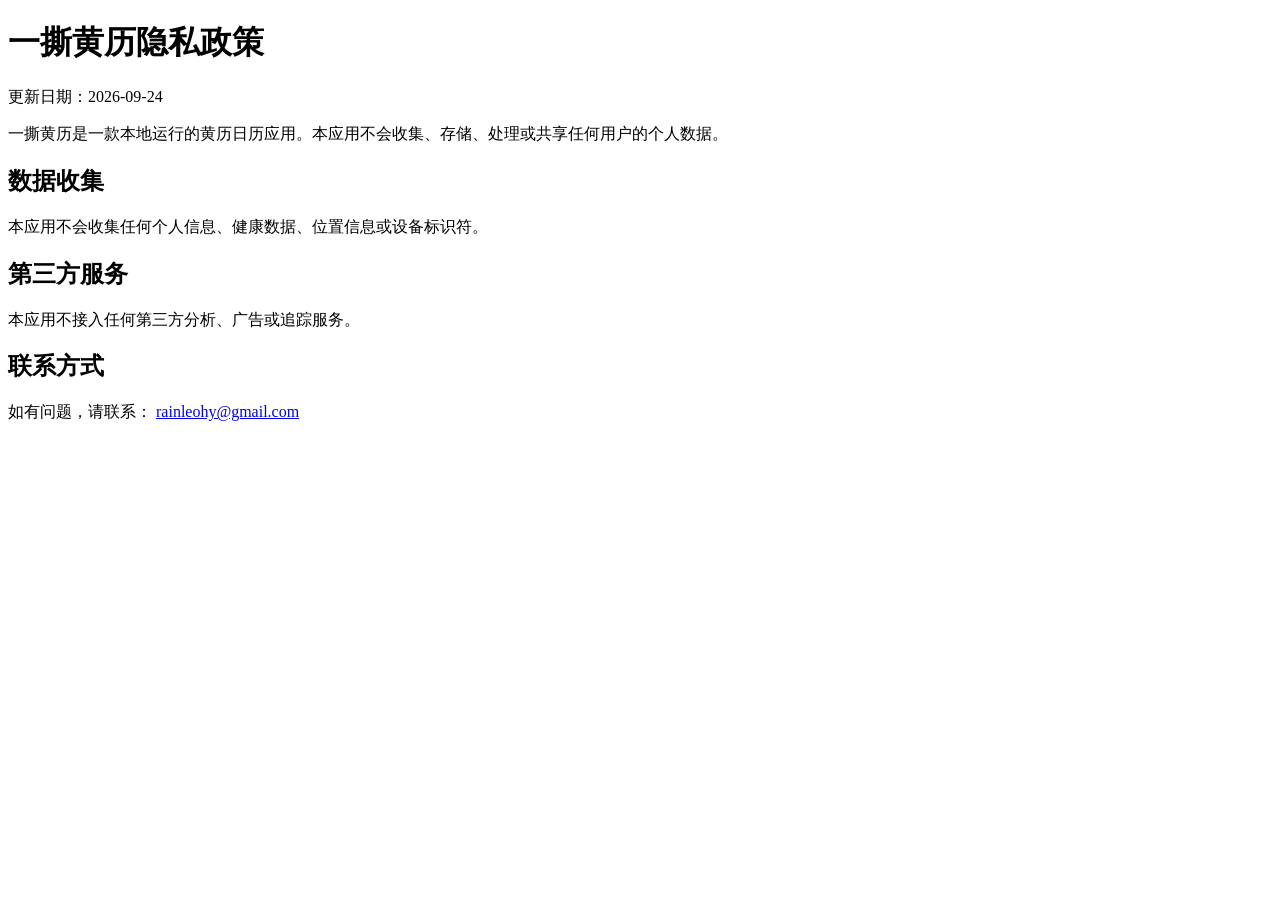
<file: index.html>
<!doctype html>
<html lang="zh-CN">
<head>
  <meta charset="utf-8">
  <meta name="viewport" content="width=device-width, initial-scale=1">
  <title>一撕黄历隐私政策</title>
</head>
<body>
  <h1>一撕黄历隐私政策</h1>
  <p>更新日期：2026-09-24</p>
  <p>一撕黄历是一款本地运行的黄历日历应用。本应用不会收集、存储、处理或共享任何用户的个人数据。</p>
  <h2>数据收集</h2>
  <p>本应用不会收集任何个人信息、健康数据、位置信息或设备标识符。</p>
  <h2>第三方服务</h2>
  <p>本应用不接入任何第三方分析、广告或追踪服务。</p>
  <h2>联系方式</h2>
  <p>如有问题，请联系： <a href="mailto:rainleohy@gmail.com">rainleohy@gmail.com</a></p>
</body>
</html>
</file>
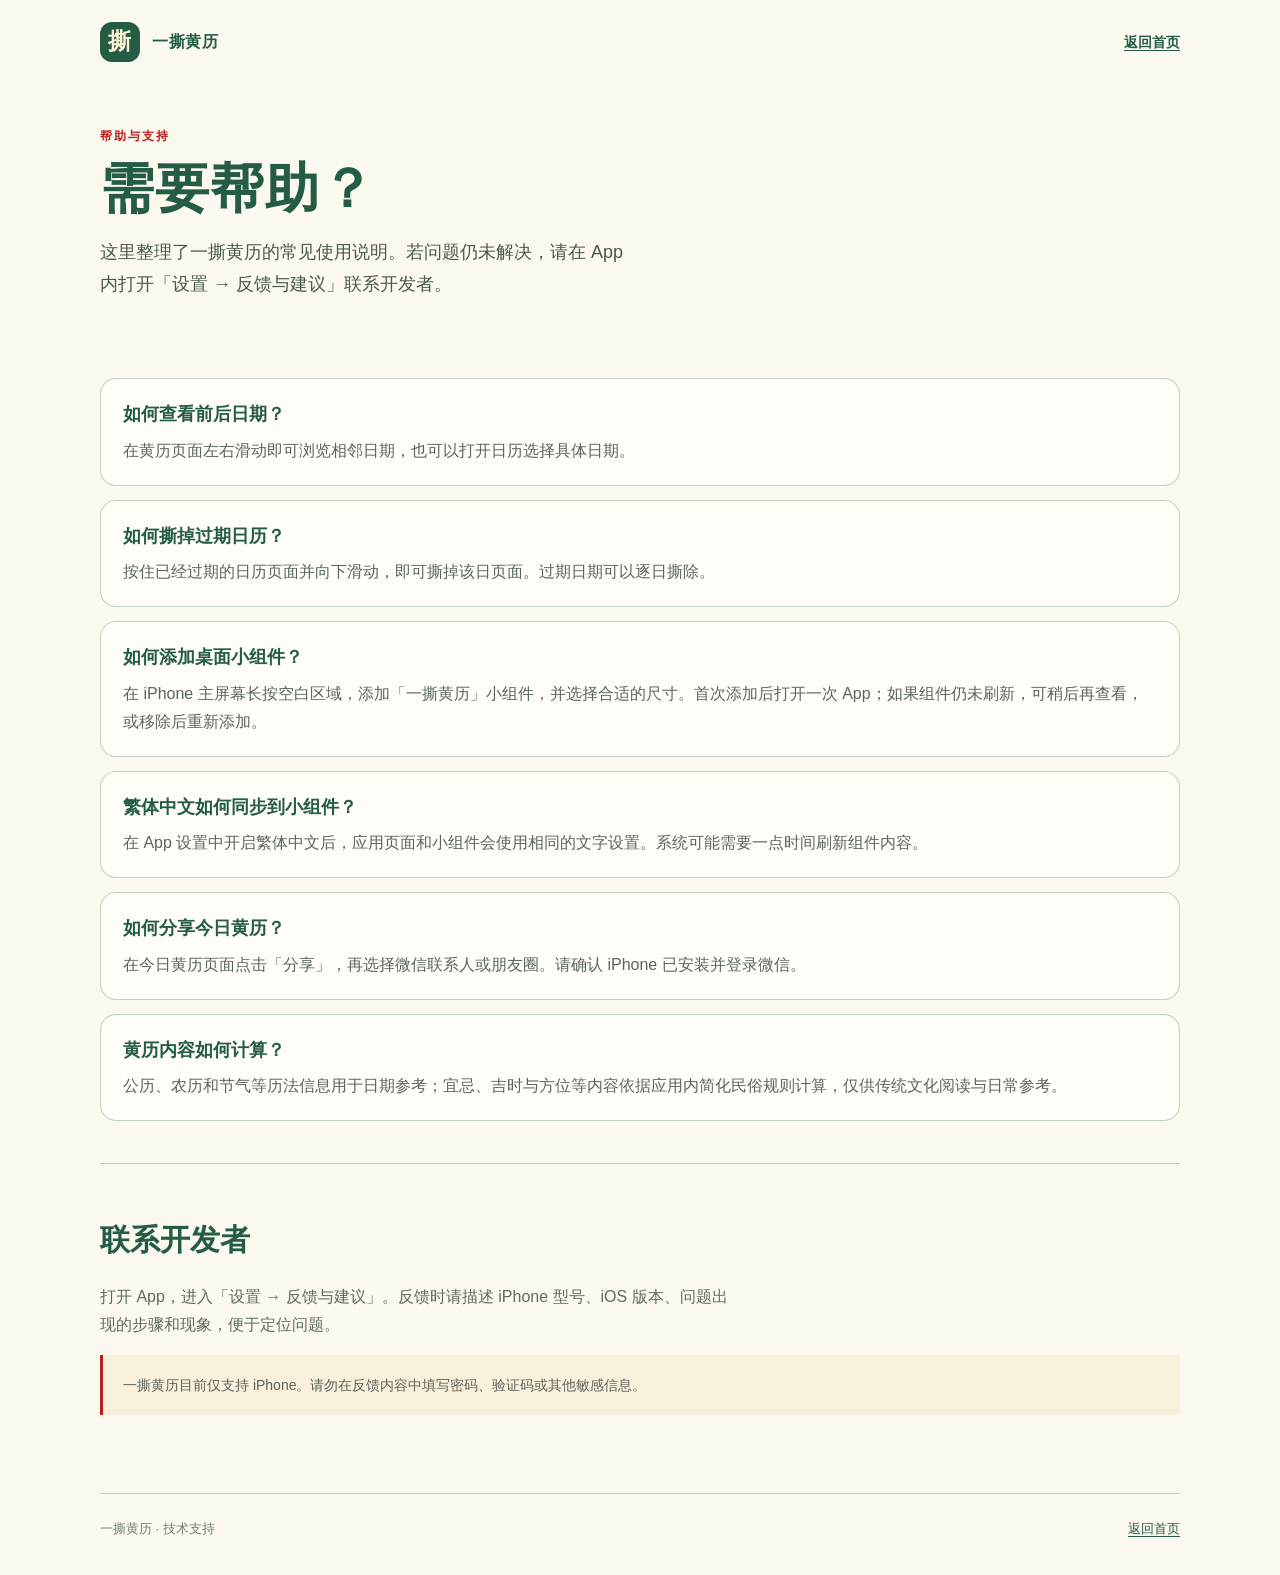
<file: support.html>
<!doctype html>
<html lang="zh-CN">
<head>
  <meta charset="utf-8">
  <meta name="viewport" content="width=device-width, initial-scale=1">
  <meta name="description" content="一撕黄历技术支持、使用说明与常见问题。">
  <meta name="theme-color" content="#fbf8f0">
  <title>技术支持｜一撕黄历</title>
  <link rel="stylesheet" href="styles.css">
</head>
<body>
  <header class="topbar shell">
    <a class="brand" href="./"><span class="brand-mark">撕</span><span>一撕黄历</span></a>
    <a class="nav-link" href="./">返回首页</a>
  </header>
  <main class="shell">
    <section class="support-hero">
      <div class="eyebrow">帮助与支持</div>
      <h1>需要帮助？</h1>
      <p class="lead">这里整理了一撕黄历的常见使用说明。若问题仍未解决，请在 App 内打开「设置 → 反馈与建议」联系开发者。</p>
    </section>
    <section class="faq" aria-label="常见问题">
      <article><h2>如何查看前后日期？</h2><p>在黄历页面左右滑动即可浏览相邻日期，也可以打开日历选择具体日期。</p></article>
      <article><h2>如何撕掉过期日历？</h2><p>按住已经过期的日历页面并向下滑动，即可撕掉该日页面。过期日期可以逐日撕除。</p></article>
      <article><h2>如何添加桌面小组件？</h2><p>在 iPhone 主屏幕长按空白区域，添加「一撕黄历」小组件，并选择合适的尺寸。首次添加后打开一次 App；如果组件仍未刷新，可稍后再查看，或移除后重新添加。</p></article>
      <article><h2>繁体中文如何同步到小组件？</h2><p>在 App 设置中开启繁体中文后，应用页面和小组件会使用相同的文字设置。系统可能需要一点时间刷新组件内容。</p></article>
      <article><h2>如何分享今日黄历？</h2><p>在今日黄历页面点击「分享」，再选择微信联系人或朋友圈。请确认 iPhone 已安装并登录微信。</p></article>
      <article><h2>黄历内容如何计算？</h2><p>公历、农历和节气等历法信息用于日期参考；宜忌、吉时与方位等内容依据应用内简化民俗规则计算，仅供传统文化阅读与日常参考。</p></article>
    </section>
    <section class="section">
      <h2>联系开发者</h2>
      <p class="section-intro">打开 App，进入「设置 → 反馈与建议」。反馈时请描述 iPhone 型号、iOS 版本、问题出现的步骤和现象，便于定位问题。</p>
      <p class="note">一撕黄历目前仅支持 iPhone。请勿在反馈内容中填写密码、验证码或其他敏感信息。</p>
    </section>
  </main>
  <footer class="footer shell"><span>一撕黄历 · 技术支持</span><a href="./">返回首页</a></footer>
</body>
</html>
</file>
<file: styles.css>
:root {
    color-scheme: light;
    --ink: #173d32;
    --green: #245c45;
    --red: #b5221c;
    --paper: #f5e4bd;
    --paper-light: #fff3d6;
    --line: rgba(36, 92, 69, .28);
    --muted: #68736a;
}
* { box-sizing: border-box; }
html { scroll-behavior: smooth; }
body { margin: 0; color: var(--ink); background: #fbf8f0; font-family: -apple-system, BlinkMacSystemFont, "PingFang SC", "Microsoft YaHei", sans-serif; line-height: 1.75; }
a { color: var(--green); text-decoration-thickness: 1px; text-underline-offset: 3px; }
.shell { width: min(1080px, calc(100% - 40px)); margin: 0 auto; }
.topbar { display:flex; align-items:center; justify-content:space-between; padding:22px 0; }
.brand { display:flex; align-items:center; gap:12px; color:var(--green); text-decoration:none; font-weight:800; letter-spacing:.04em; }
.brand-mark { display:grid; place-items:center; width:40px; height:40px; color:var(--paper-light); background:var(--green); border-radius:12px; font-family: Georgia, serif; font-size:23px; }
.nav-link { font-size:14px; font-weight:700; }
.hero { display:grid; grid-template-columns:1.05fr .95fr; align-items:center; gap:48px; padding:42px 0 74px; }
.eyebrow { color:var(--red); font-weight:800; letter-spacing:.16em; font-size:12px; text-transform:uppercase; }
h1 { margin:12px 0 18px; color:var(--green); font-family: Georgia, "Songti SC", serif; font-size:clamp(40px, 7vw, 68px); line-height:1.12; letter-spacing:.02em; }
.lead { max-width:540px; color:#48594f; font-size:18px; }
.actions { display:flex; flex-wrap:wrap; gap:12px; margin-top:26px; }
.button { display:inline-flex; align-items:center; justify-content:center; min-height:46px; padding:0 20px; border-radius:999px; background:var(--green); color:white; font-weight:700; text-decoration:none; }
.button.secondary { background:transparent; color:var(--green); border:1px solid var(--line); }
.paper-card { position:relative; overflow:hidden; min-height:340px; padding:28px; border:1px solid rgba(36,92,69,.18); border-radius:32px; background:radial-gradient(circle at 20% 16%, rgba(255,255,255,.36), transparent 30%), var(--paper); box-shadow:0 20px 50px rgba(91,72,34,.12); }
.paper-month { text-align:right; color:var(--red); font-family:Georgia,serif; font-size:19px; font-weight:800; }
.paper-day { margin:12px 0 4px; color:var(--red); text-align:center; font-family:Georgia,serif; font-size:clamp(108px, 16vw, 170px); font-weight:900; line-height:1; }
.paper-date { padding:13px 0 16px; border-bottom:1px solid var(--green); text-align:center; font-weight:700; white-space:nowrap; font-size:clamp(12px, 2vw, 15px); }
.paper-row { display:flex; align-items:center; justify-content:center; gap:18px; padding-top:14px; font-weight:750; }
.paper-label { display:grid; place-items:center; width:34px; height:34px; background:var(--green); color:#fff4d6; }
.paper-row.avoid { color:var(--red); }
.paper-row.avoid .paper-label { background:var(--red); }
.section { padding:50px 0 64px; border-top:1px solid var(--line); }
.section h2 { margin:0 0 12px; color:var(--green); font-family:Georgia,"Songti SC",serif; font-size:30px; }
.section-intro { max-width:640px; color:#5d6b62; }
.features { display:grid; grid-template-columns:repeat(3,1fr); gap:16px; margin-top:26px; }
.feature { padding:22px; border:1px solid var(--line); border-radius:18px; background:rgba(255,243,214,.55); }
.feature h3 { margin:0 0 8px; color:var(--green); font-size:17px; }
.feature p { margin:0; color:#5d6b62; font-size:14px; }
.note { padding:18px 20px; border-left:3px solid var(--red); background:rgba(245,228,189,.42); color:#5d6259; font-size:14px; }
.footer { display:flex; justify-content:space-between; gap:18px; padding:24px 0 34px; border-top:1px solid var(--line); color:#718077; font-size:13px; }
.support-hero { padding:42px 0 32px; }
.support-hero h1 { font-size:clamp(36px,6vw,54px); }
.faq { display:grid; gap:14px; margin:28px 0 42px; }
.faq article { padding:20px 22px; border:1px solid var(--line); border-radius:16px; background:#fffdf7; }
.faq h2 { margin:0 0 6px; color:var(--green); font-size:18px; }
.faq p { margin:0; color:#58665e; }
@media (max-width:760px) {
    .shell { width:min(100% - 28px, 560px); }
    .hero { grid-template-columns:1fr; gap:26px; padding:26px 0 48px; }
    .paper-card { min-height:290px; padding:22px; }
    .paper-day { font-size:clamp(112px, 34vw, 160px); }
    .features { grid-template-columns:1fr; }
    .section { padding:38px 0 46px; }
    .footer { flex-direction:column; }
}
</file>
